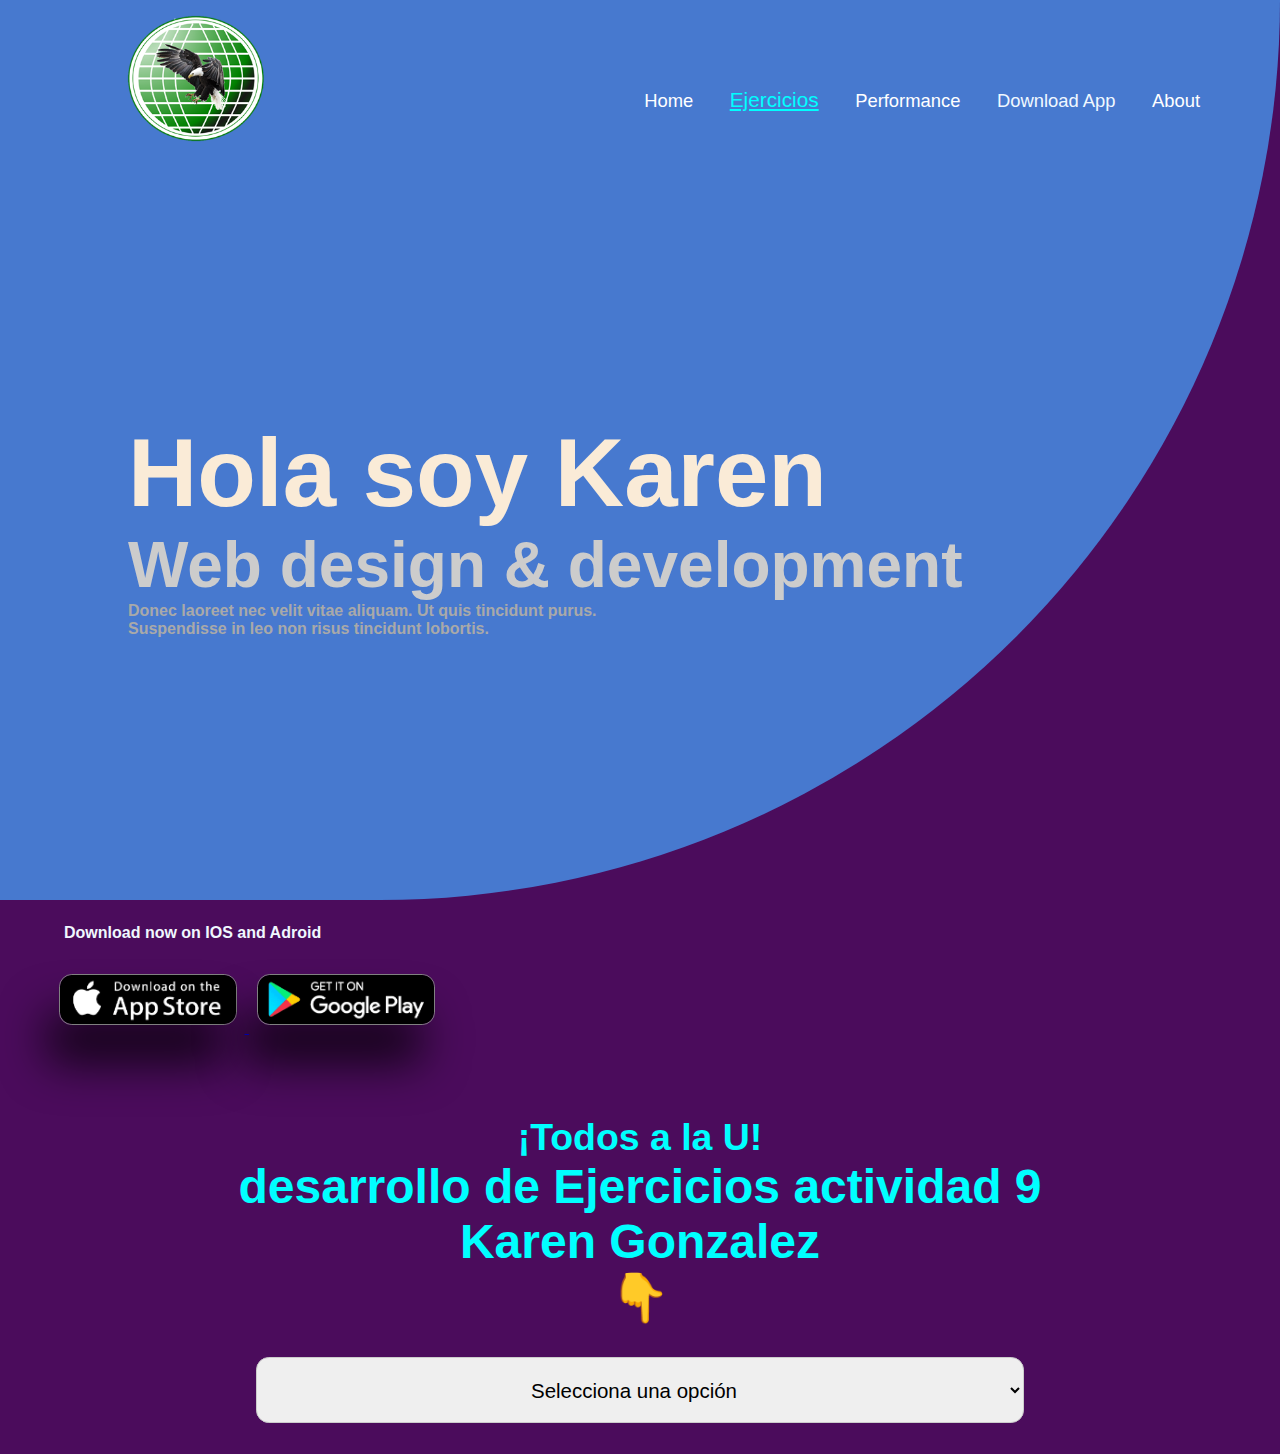
<file: index.html>
<!DOCTYPE html>
<html lang="en">

<head>
    <meta charset="UTF-8">
    <meta http-equiv="X-UA-Compatible" content="IE=edge">
    <meta name="viewport" content="width=device-width, initial-scale=1.0">
    <title>Document</title>
    <link rel="stylesheet" href="./styles/main.css">
</head>

<body>
    <header>
        <section class="header1">
            <img class="logo_main" src="./public/images/Verde-sin-fondo.png" alt="Logo_HolmesBPM">
            <nav class="nav">
                <ul>
                    <li>
                        Home
                    </li>
                    <li>
                        <a class="ejercicios" href="#ejercicios">Ejercicios</a>
                    </li>
                    <li>
                        Performance
                    </li>
                    <li>
                        <a class="download__app" href="#apps">Download App</a>
                    </li>
                    <li>
                        About
                    </li>
                </ul>
            </nav>
        </section>
        <section class="header2">
            <h1 id="title_1">Hola soy Karen</h1>
            <h1 id="title_2">Web design & development</h1>
            <h4 id="title_3">Donec laoreet nec velit vitae aliquam. Ut quis tincidunt purus. <br>
                Suspendisse in leo non risus tincidunt lobortis.</h4>
        </section>
    </header>

    <section class="apps" id="apps">
        <h6 class="titulo__apps">Download now on IOS and Adroid</h6>
        <div class="logos_apps">
            <a class="btn-store" href="https://www.apple.com/co/app-store/" rel="noopener" target="_blank">
                <img id="img" src="./public/images/App_Store.png" alt="app_store">
            </a>
            <a class="btn-google" href="https://play.google.com/store/games?hl=es_CO&gl=US" rel="noopener" target="_blank">
                <img id="google" src="./public/images/Google_Play.png" alt="app_google_play">
            </a>
        </div>
    </section>

    <section id="ejercicios">
        <div class="separador">
            <h3>¡Todos a la U!</h3>
            <h2> desarrollo de Ejercicios actividad 9 <br> Karen Gonzalez <br> &#x1F447</h2>
        </div>
        <div class="cont_servi">
            <select title="actividades" onchange="window.open(this.value, target='_blank'); location.reload();">
                <option id="op_1" value="">Selecciona una opción</option>
                 <option value="https://www.figma.com/file/GZZgAap9nAPJzI971L6yQN/Karen-Gonz%C3%A1lez-Proyecto-Figma?type=design&node-id=5%3A745&mode=design&t=jV0PJyj2SP6tQfeD-1 ">Figma</option>
                <option value="./punto-1-3/index.html">Ejercicio 1-3</option>
                <option value="./punto-4/ejercicio4.html">Ejercicio 4</option>
                <option value="./punto-5/ejercicio5.html">Ejercicio 5</option>
                <option value="./punto-6/ejercicio6.html">Ejercicio 6</option>
                <option value="./punto-7-8/ejercicio7.html">Ejercicio 7-8</option>
                <option value="./punto-9/ejercicio9.html">Ejercicio 9</option>
                <option value="./punto-10/ejercicio10.html">Ejercicio 10</option>
                <option value="./punto-11/ejercicio11.html">Ejercicio 11</option>
                <option value="./punto-12/ejercicio12.html">Ejercicio 12</option>
            </select>
        </div>
    </section>
</body>

</html>
</file>
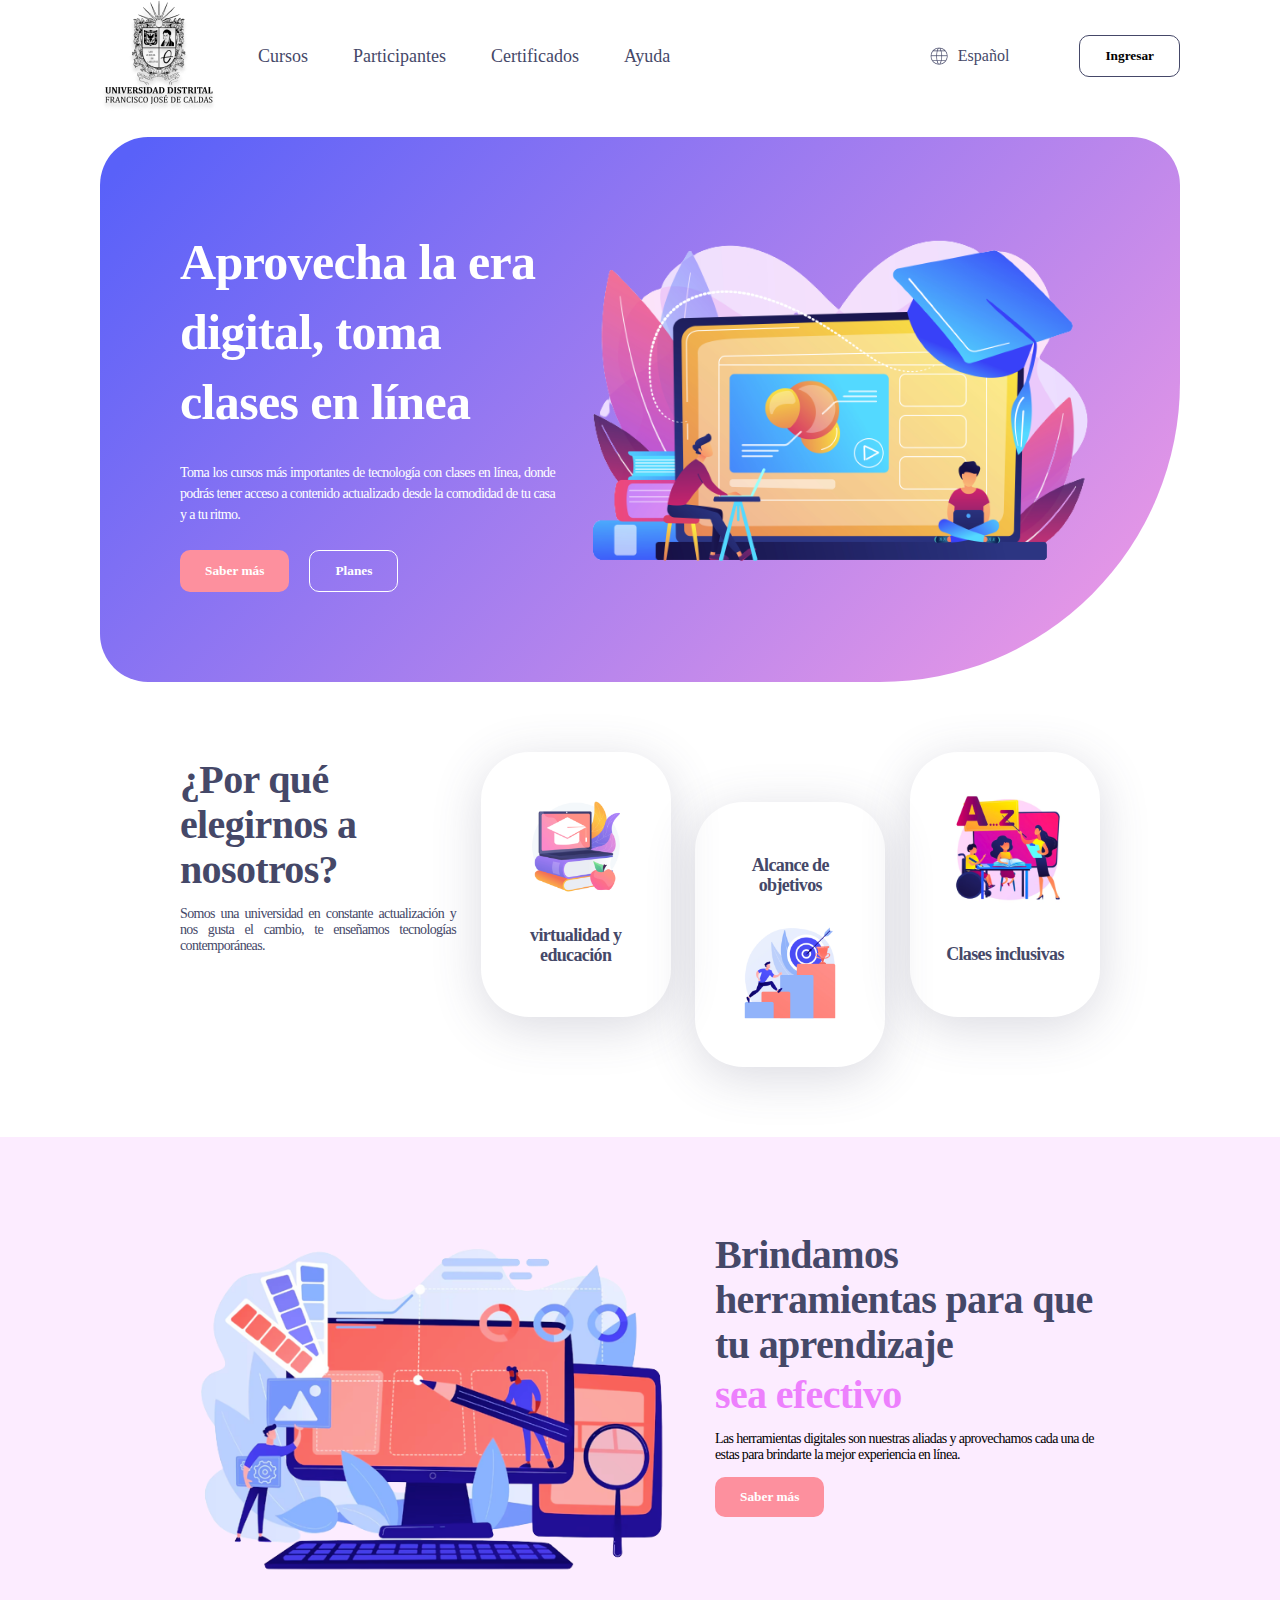
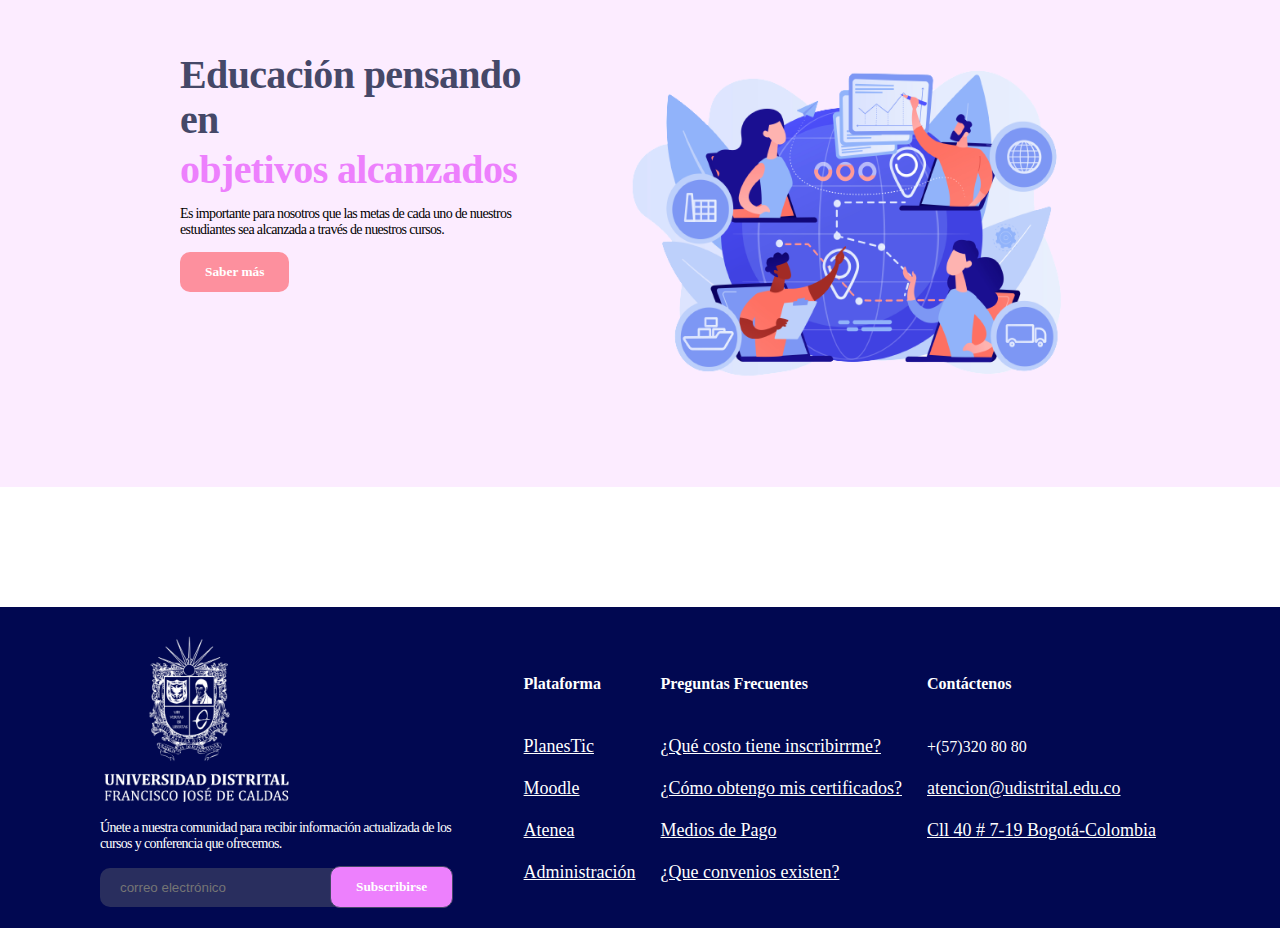
<file: punto-1-3/index.html>
<!DOCTYPE html>
<html lang="en">
    <head>
        <meta charset="UTF-8">
        <meta name="viewport" content="width=device-width, initial-scale=1.0">
        <title>UD Atenea Cursos</title>
        <link rel="stylesheet" href="https://indestructibletype.com/fonts/Jost.css"> 
        <link rel="stylesheet" href="./styles/global-styles.css">
        <link rel="stylesheet" href="./styles/header-styles.css">
        <link rel="stylesheet" href="./styles/banner-styles.css">
        <link rel="stylesheet" href="./styles/section-1-styles.css">
        <link rel="stylesheet" href="./styles/section-2-styles.css">
        <link rel="stylesheet" href="./styles/footer-styles.css">
    </head>
    <body>
        <header>
            <div class="header__navigation">
                <img src="./public/images/header-logo.png" alt="main-logo">
                <nav>
                    <ul>
                        <li><a href="#banner">Cursos</a></li>
                        <li><a href="#section-1">Participantes</a></li>
                        <li><a href="#section-2">Certificados</a></li>
                        <li><a href="#footer">Ayuda</a></li>
                    </ul>
                </nav>
            </div>
            <div class="header__settings">
                <div>
                    <img src="./public/images/header-world.png" alt="world">
                    <span>Español</span>
                </div>
                <button>Ingresar</button>
            </div>
        </header>
        <main>
            <section id="banner">
                    <div class="banner__content">
                        <div>
                            <h1>Aprovecha la era digital, toma clases en línea</h1>
                            <p>
                                Toma los cursos más importantes de tecnología con clases en línea, 
                                donde podrás tener acceso a contenido actualizado desde la comodidad 
                                de tu casa y a tu ritmo.
                            </p>
                            <div class="banner__buttons">
                                <button class="button--orange">Saber más</button>
                                <button class="button-white">Planes</button>
                            </div>
                        </div>
                    </div>
                    <img src="./public/images/banner-online.png" alt="online-education" width="550px" height="350px">
            </section>
            <section id="section-1">
                <div class="section-1__info">
                    <h2>¿Por qué elegirnos a nosotros?</h2>
                    <p>
                        Somos una universidad en constante actualización y 
                        nos gusta el cambio, te enseñamos tecnologías contemporáneas. 
                    </p>
                </div>
                <div class="section-1__card">
                    <img src="./public/images/section1-education.png" alt="education" width="120px" height="120px">
                    <h3>virtualidad y educación</h3>
                </div>
                <div class="section-1__card section-1__card-down">
                    <h3>Alcance de objetivos</h3>
                    <img src="./public/images/section1-goals.png" alt="goals" width="120px" height="120px">
                </div>
                <div class="section-1__card">
                    <img src="./public/images/section1-teach.png" alt="teach" width="120px" height="120px">
                    <h3>Clases inclusivas</h3>
                </div>
            </section>
            <section id="section-2">
                <div class="section-2__info">
                    <img src="./public/images/section2-tools.png" alt="tools" width="500px" height="350px">
                    <div>
                        <h2>Brindamos herramientas para que tu aprendizaje</h2>
                        <h2 class="section-2__sub-pink">sea efectivo</h2>
                        <p>
                            Las herramientas digitales son nuestras aliadas y 
                            aprovechamos cada una de estas para brindarte la 
                            mejor experiencia en línea. 
                        </p>
                        <button class="button--orange">Saber más</button>
                    </div>
                </div>
                <div class="section-2__info">
                    <div>
                        <h2>Educación pensando en</h2>
                        <h2 class="section-2__sub-pink">objetivos alcanzados</h2>
                        <p>
                            Es importante para nosotros que las metas de cada uno de 
                            nuestros estudiantes sea alcanzada a través de nuestros cursos. 
                        </p>
                        <button class="button--orange">Saber más</button>
                    </div>
                    <img src="./public/images/section2-goals.png" alt="goals" width="500px" height="350px"> 
                </div>
            </section>
        </main>
        <footer id="footer">
            <div class="footer__info">
                <img src="./public/images/footer-logo.png" alt="footer-logo" width="200px" height="175px">
                <div>
                    <p>
                        Únete a nuestra comunidad para recibir información 
                        actualizada de los cursos y conferencia que ofrecemos. 
                    </p>
                    <form method="post">
                        <input type="email" name="user_name" id= "email" placeholder="correo electrónico">
                        <button class="button--pink">Subscribirse</button>
                    </form>
                </div>
            </div>
            <div>
                <table>
                    <tr>
                        <th>Plataforma</th>
                        <th>Preguntas Frecuentes</th>
                        <th>Contáctenos</th>
                    </tr>
                    <tr>
                        <td><a href="">PlanesTic</a></td>
                        <td><a href="">¿Qué costo tiene inscribirrme?</a></td>
                        <td>+(57)320 80 80</td>
                    </tr>
                    <tr>
                        <td><a href="">Moodle</a></td>
                        <td><a href="">¿Cómo obtengo mis certificados?</a></td>
                        <td><a href="">atencion@udistrital.edu.co</a></td>
                    </tr>
                    <tr>
                        <td><a href="">Atenea</a></td>
                        <td><a href="">Medios de Pago</a></td>
                        <td><a href="">Cll 40 # 7-19 Bogotá-Colombia</a></td>
                    </tr>
                    <tr>
                        <td><a href="">Administración</a></td>
                        <td><a href="">¿Que convenios existen?</a></td>
                    </tr>
                </table>
            </div>
        </footer>
    </body>
</html>
</file>
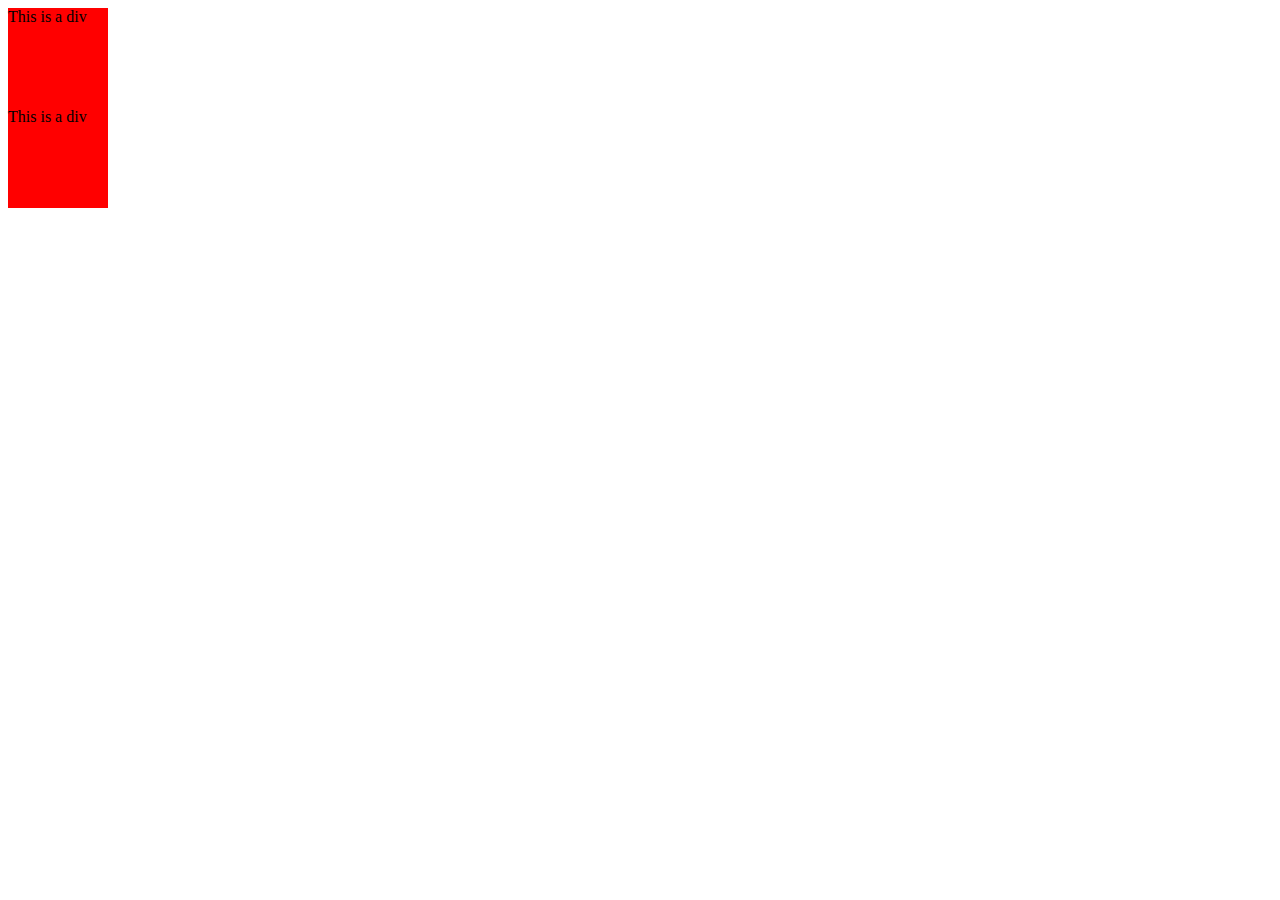
<file: punto-11/ejercicio11.html>
<!DOCTYPE html>
<html lang="en">

<head>
    <meta charset="UTF-8">
    <meta name="viewport" content="width=device-width, initial-scale=1.0">
    <link rel="stylesheet" href="./styles/ejercicio11.css">
    <title>Document</title>
</head>

<body>
    <div>This is a div</div>
    <div>This is a div</div>
</body>

</html>
</file>
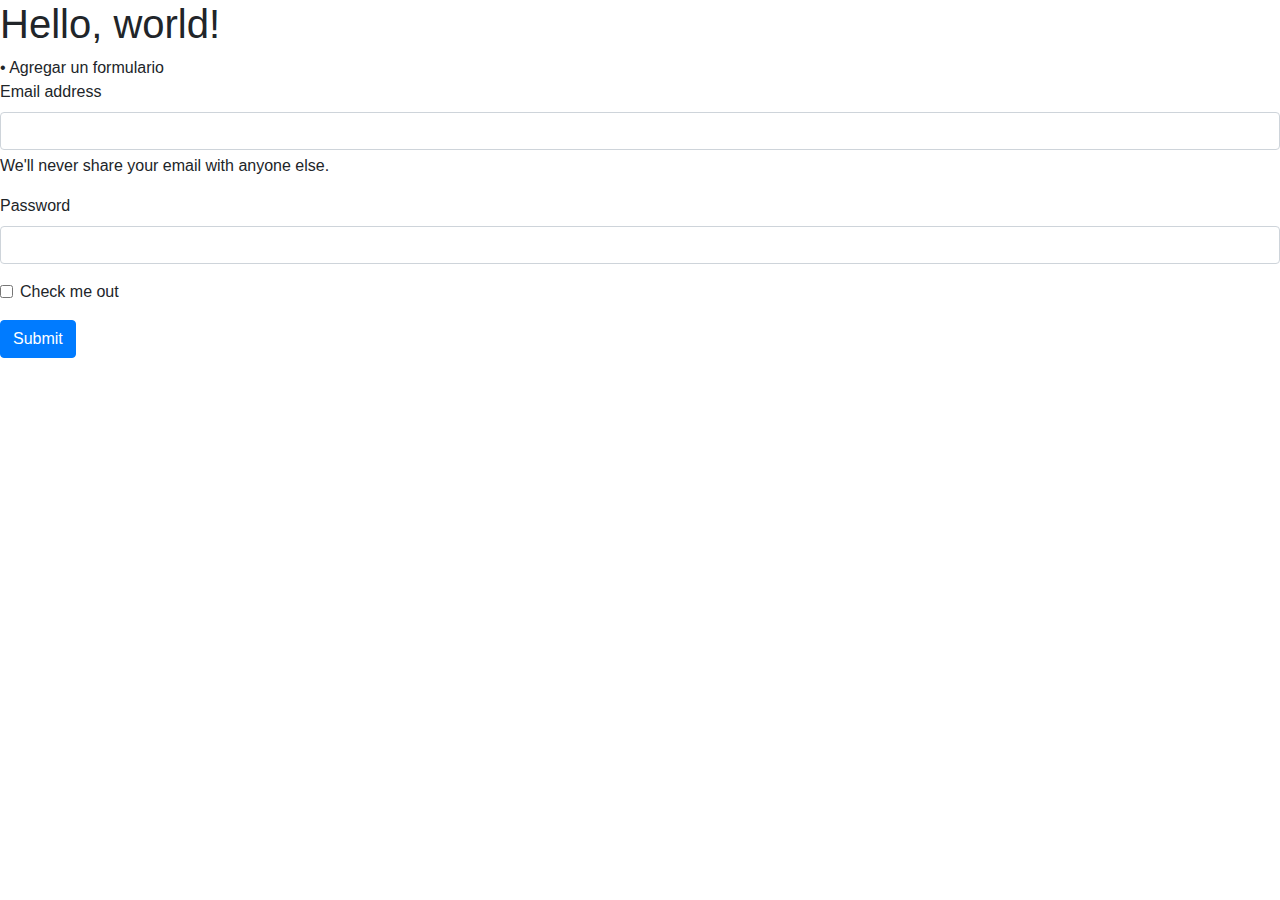
<file: punto-12/ejercicio12.html>
<!doctype html>
<html lang="en">

<head>
    <!-- Required meta tags -->
    <meta charset="utf-8">
    <meta name="viewport" content="width=device-width, initial-scale=1, shrink-to-fit=no">
    <!-- Bootstrap CSS -->
    <link rel="stylesheet" href="https://cdn.jsdelivr.net/npm/bootstrap@4.0.0/dist/css/bootstrap.min.css" integrity="sha384-
Gn5384xqQ1aoWXA+058RXPxPg6fy4IWvTNh0E263XmFcJlSAwiGgFAW/dAiS6JXm" crossorigin="anonymous">
    <title>Hello, world!</title>
</head>

<body>
    <h1>Hello, world!</h1>
    <!-- Optional JavaScript -->
    <!-- jQuery first, then Popper.js, then Bootstrap JS -->
    <script src="https://code.jquery.com/jquery-3.2.1.slim.min.js" integrity="sha384-
KJ3o2DKtIkvYIK3UENzmM7KCkRr/rE9/Qpg6aAZGJwFDMVNA/GpGFF93hXpG5KkN" crossorigin="anonymous"></script>
    <script src="https://cdn.jsdelivr.net/npm/popper.js@1.12.9/dist/umd/popper.min.js" integrity="sha384-
ApNbgh9B+Y1QKtv3Rn7W3mgPxhU9K/ScQsAP7hUibX39j7fakFPskvXusvfa0b4Q" crossorigin="anonymous"></script>
    <script src="https://cdn.jsdelivr.net/npm/bootstrap@4.0.0/dist/js/bootstrap.min.js" integrity="sha384-
JZR6Spejh4U02d8jOt6vLEHfe/JQGiRRSQQxSfFWpi1MquVdAyjUar5+76PVCmYl" crossorigin="anonymous"></script>
</body>

</html>
• Agregar un formulario
<form>
    <div class="mb-3">
        <label for="exampleInputEmail1" class="form-label">Email address</label>
        <input type="email" class="form-control" id="exampleInputEmail1" ariadescribedby="emailHelp">
        <div id="emailHelp" class="form-text">We'll never share your email with anyone else.</div>
    </div>
    <div class="mb-3">
        <label for="exampleInputPassword1" class="form-label">Password</label>
        <input type="password" class="form-control" id="exampleInputPassword1">
    </div>
    <div class="mb-3 form-check">
        <input type="checkbox" class="form-check-input" id="exampleCheck1">
        <label class="form-check-label" for="exampleCheck1">Check me out</label>
    </div>
    <button type="submit" class="btn btn-primary">Submit</button>
</form>
</file>
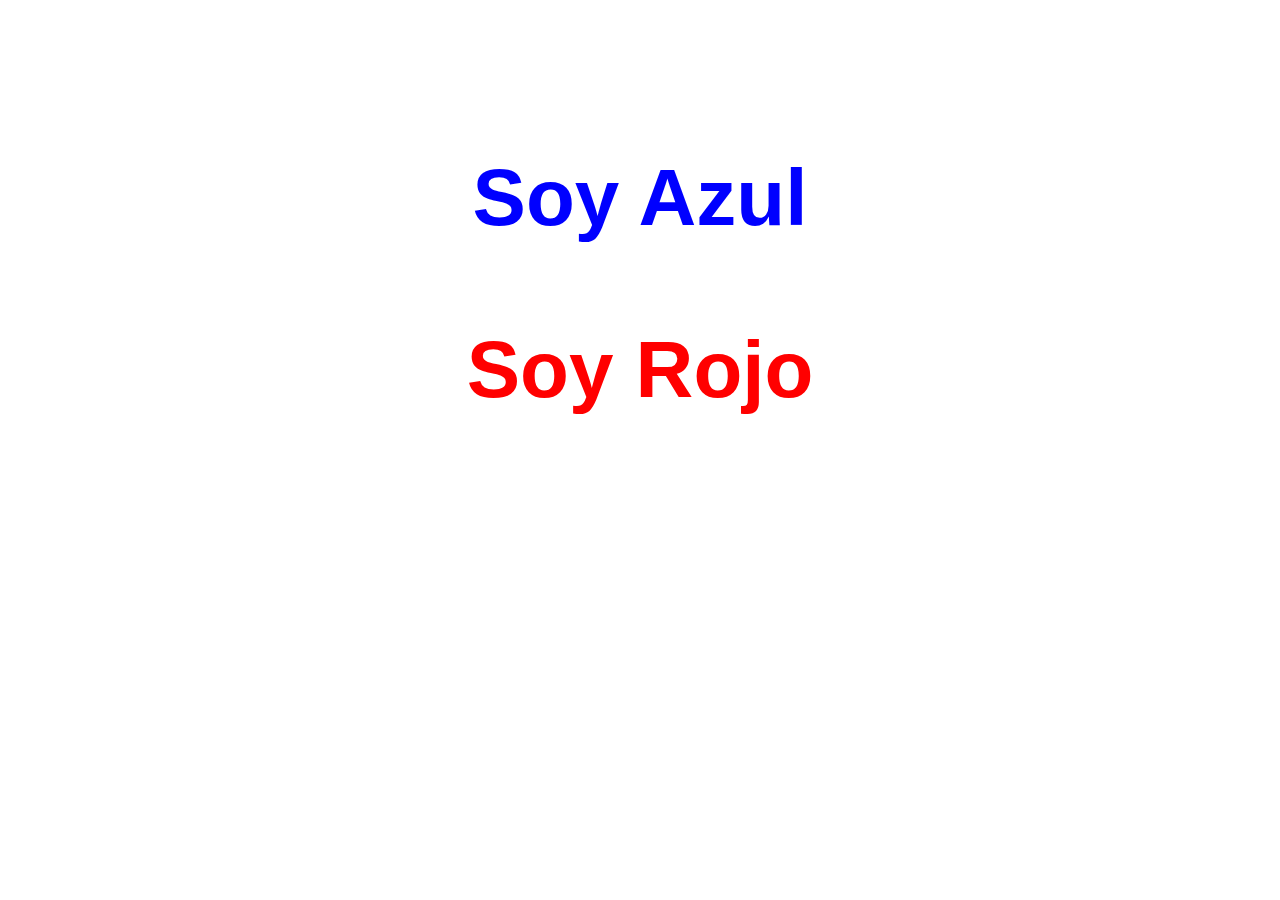
<file: punto-4/ejercicio4.html>
<!DOCTYPE html>
<html lang="en">
<head>
    <meta charset="UTF-8">
    <meta name="viewport" content="width=device-width, initial-scale=1.0">
    <link rel="preconnect" href="https://fonts.googleapis.com">
    <link rel="stylesheet" href="./styles/ejercicio4.css">
    <title>Ejercicio 1</title>
</head>
<body>
    <section class="section">
        <p class="parrafo__azul">Soy Azul</p>
        <p class="Parrafo__rojo">Soy Rojo</p>
    </section>
</body>
</html>
</file>
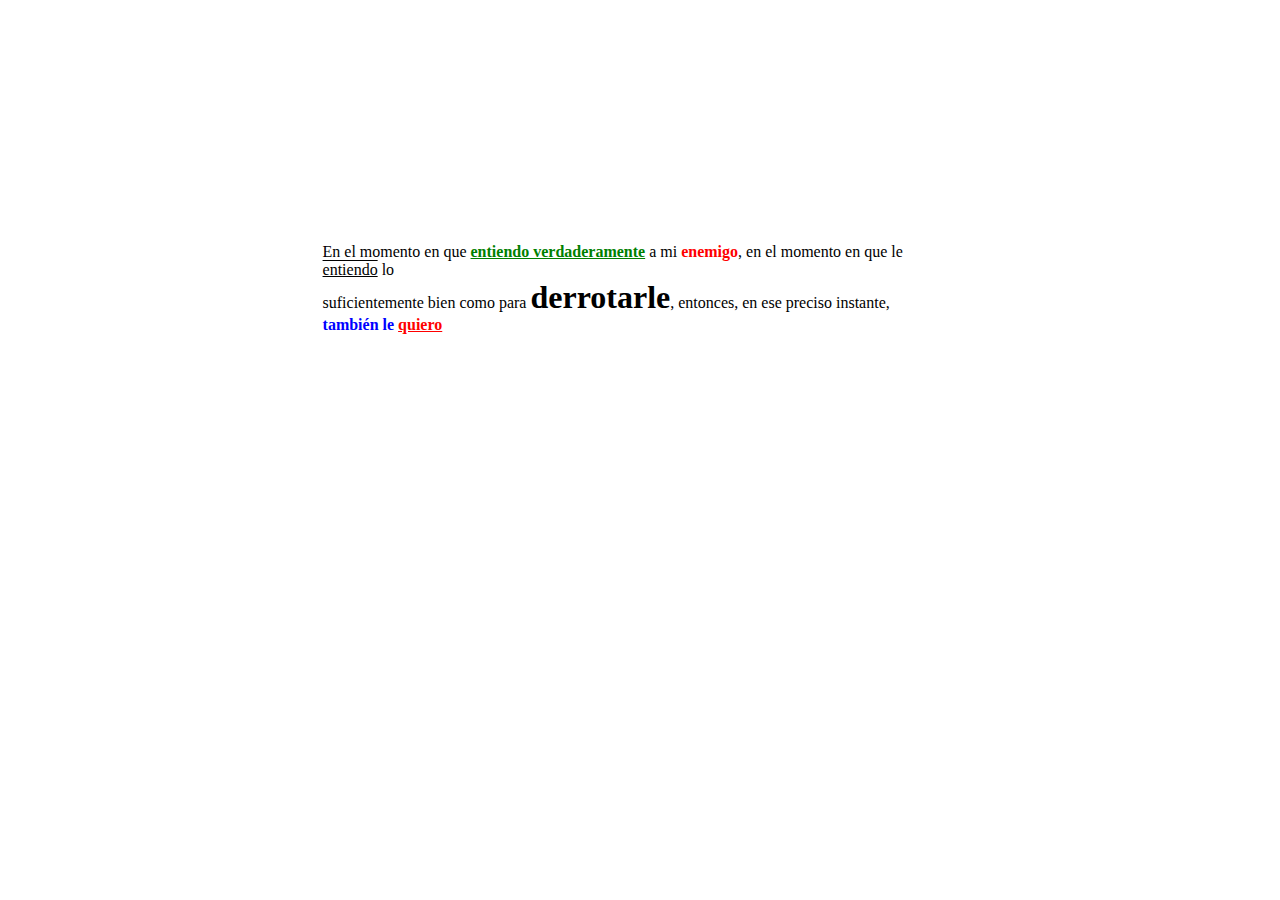
<file: punto-5/ejercicio5.html>
<!DOCTYPE html>
<html lang="en">
<head>
    <meta charset="UTF-8">
    <meta name="viewport" content="width=device-width, initial-scale=1.0">
    <link rel="preconnect" href="https://fonts.googleapis.com">
    <link rel="stylesheet" href="./styles/ejercicio5.css">
    <title>Ejercicio 2</title>
</head>
<body>
    <section>
        <p class="p__principal">
            En el momento en que <p class="p__verd_subr">entiendo verdaderamente</p> a mi <p class="p__rojo">enemigo</p>, en el momento en que le <p class="p__subr">entiendo</p> lo <br>
            suficientemente bien como para <p class="p__negrita">derrotarle</p>, entonces, en ese preciso instante, <br>
            <p class="p__azul">también le</p> <p class="p__rojo__subr">quiero</p>
        </p>
    </section>
</body>
</html>
</file>
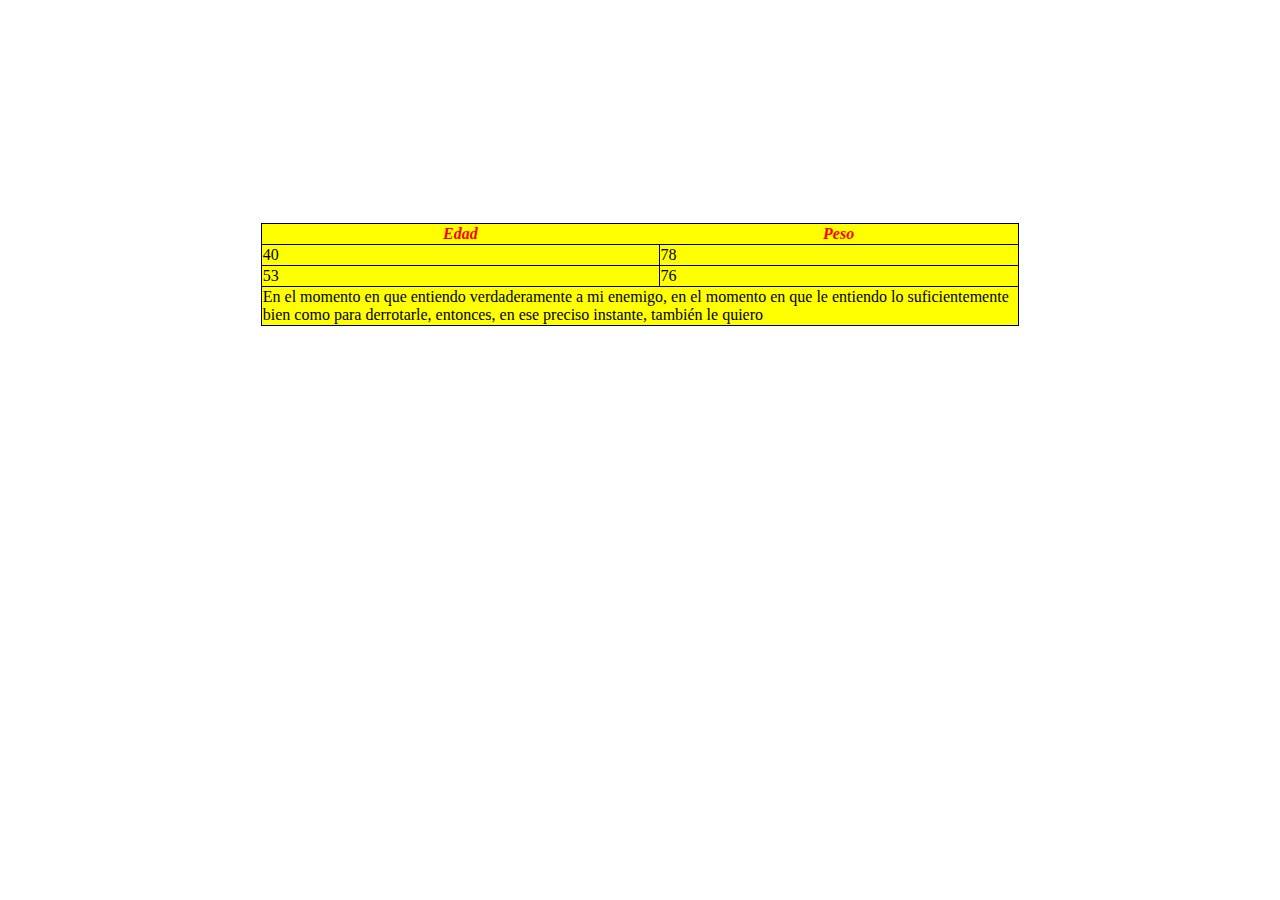
<file: punto-9/ejercicio9.html>
<!DOCTYPE html>
<html lang="en">

<head>
    <meta charset="UTF-8">
    <meta name="viewport" content="width=device-width, initial-scale=1.0">
    <link rel="stylesheet" href="./styles/ejercicio9.css">
    <title>Document</title>
</head>

<body>
    <section>
        <table>
            <thead>
                <tr>
                    <th scope="col">Edad</th>
                    <th scope="col">Peso</th>
                </tr>
            </thead>
            <tbody>
                <tr class="tr__body">
                    <td class="td__body" data-label="Edad">40</td>
                    <td class="td__body" data-label="Peso">78</td>
                </tr>
                <tr class="tr__body">
                    <td class="td__body" data-label="Edad">53</td>
                    <td class="td__body" data-label="Peso">76</td>
                </tr>
                <tr class="tr__body">
                    <td colspan="2" data-label="mensaje">En el momento en que entiendo verdaderamente a mi enemigo, en el momento en que le entiendo lo suficientemente bien 
                    como para derrotarle, entonces, en ese preciso instante, también le quiero</td>
                </tr>
            </tbody>
        </table>

    </section>
</body>

</html>
</file>
<file: styles/main.css>
* {
    box-sizing: border-box;
    margin: 0;
    padding: 0;
    font-family: 'Roboto', sans-serif;
}

/* Resto del CSS... */

/*ESTILOS DEL HEADER*/
body {
    background-color: #4b0c5c;
    margin: 0;
    display: block;
}

header {
    background-color: #4779cf;
    height: 100vh;
    border-radius: 0px 0px 1000rem 0px;
    display: auto;
}

.header1 {
    height: 50%;
    justify-content: space-between;
    align-items: baseline;
    margin-top: auto;
    padding: auto;
}

.header2  {
    height: 50%;
    padding: 10%;
    position: relative;
    top: -10rem;
    color: darkgray;
}

#title_1 {
    font-size: 6rem;
    color: antiquewhite;
}

#title_2 {
    font-size: 4rem;
    color: #ccc;
}

#title_3 {
    font-size: 1rem;
}


.nav {
    height: 1rem; /* Ajusta la altura del nav */
    margin-top: 1.5rem; /* Ajusta el margen superior del nav */
    float: right;
    margin-right: 3rem; /* Ajusta el margen derecho del nav */
}

.nav li {
    display: inline-flex;
    padding-right: 2rem; /* Ajusta el espacio entre los elementos del nav */
    color: white;
    text-shadow: black;
    list-style: none;
    font-size: 1.15rem; /* Ajusta el tamaño de fuente de los elementos del nav */
    margin-top: 4rem; /* Ajusta el margen superior de los elementos del nav */
    align-items: center;
}

.logo_main {
    height: 17vw; /* Uso de vw para ajustar el tamaño del logo */
    position: initial;
}

.apps {
    height: 15vw;
    display: auto;

}

.titulo__apps {
    font-size: 1rem;
    margin: 1.5rem 0 0 5%;
    color: aliceblue;
}

.logos_apps {
    margin: 1.5rem 0 0 4%;
    height: 4vw; /* Uso de vw para ajustar el tamaño de los logos */
    position: relative;
    z-index: 2;
    pointer-events: auto;
}


.logos_apps #img {
    height: 100%;
    border: 1px solid grey;
    border-radius: 1vw; /* Uso de vw para ajustar el radio del borde */
    box-shadow: -1vw 3vw 3.5vw 0px rgba(0, 0, 0, 0.75);
    transition: 3s;
    object-fit: cover;
    margin: 0.5rem;
}

.logos_apps #google {
    height: 100%;
    border: 1px solid grey;
    border-radius: 1vw; /* Uso de vw para ajustar el radio del borde */
    box-shadow: -1vw 3vw 3.5vw 0px rgba(0, 0, 0, 0.75);
    transition: 3s;
    object-fit: cover;
    margin: 0.5rem;
}

.logos_apps #img:hover,
.logos_apps #google:hover {
  transform: scale(1.1); /* Aplicamos el efecto de agrandamiento al pasar el cursor por encima */
}

/* Resto del CSS... */

.ejercicios {
    height: 0vh;
    text-align: center;
    color: aqua;
    font-size: 1.3rem;
}

.cont_servi {
    width: 80%;
    height: 10vw; /* Uso de vw para ajustar la altura del contenedor */
    margin: 0vw 0 0 10%; /* Uso de vw para ajustar el margen */
    display: flex;
    justify-content: center;
    align-items: center;
}

select {
    padding: 1.5vw; /* Uso de vw para ajustar el relleno */
    font-size: 1.6vw; /* Uso de vw para ajustar el tamaño del texto */
    border: 1px solid #ccc;
    border-radius: 1vw; /* Uso de vw para ajustar el radio del borde */
    width: 60vw; /* Uso de vw para ajustar el ancho */
}

.separador {
    text-align: center;
    font-size: 2rem;
    color: aqua;
}

#op_1 {
    font-size: 1.5vw; /* Uso de vw para ajustar el tamaño del texto */
    text-align: center;
}

.download__app {
    text-decoration: none;
    color: aliceblue;
}
</file>
<file: punto-1-3/styles/global-styles.css>
body{
    margin: 0px;
}
a{
    font-family: 'Jost';
    font-size: 18px;
}
button{
        padding: 12px 25px;
        font-family: 'Jost';
        font-weight: bold;
        border-radius: 10px;
        cursor: pointer;  
}
.button--orange{
    margin-right: 10px 0px; 
    background-color: #fd909e;
    color: #fff;
    border: none;
}
p{
    font-family: 'Jost';
    font-size: 14px;
    font-weight: 300px;
    letter-spacing: -0.64px; 
}
h2{
    margin: 5px 0px;
    color: #454868;
    font-family: 'Jost';
    font-size: 40px;
    line-height: 45px;
    letter-spacing: -0.64px;
}
</file>
<file: punto-1-3/styles/header-styles.css>
header{
    display: flex;
    margin: 0px 100px;
    justify-content: space-between;
}
.header__navigation{
    display: flex;
    align-items: center;
}
.header__navigation nav ul{
    display: flex;
    gap: 45px;
    list-style: none;
}
.header__navigation nav ul a{
    text-decoration: none;
    color: #454868;
}
.header__settings{
    display: flex;
    align-items: center;
    gap: 70px;   
}
.header__settings div{
    display: flex;
    align-items: center;
    gap: 10px;
    font-family: 'Jost';
    font-size: 16px;
    font-weight: 400;
    color: #454868;
}
.header__settings button{
    background-color: transparent;
    border-radius: 10px;
    border: 1px solid #454868; 
}
</file>
<file: punto-1-3/styles/banner-styles.css>
#banner{
    display: flex;
    margin: 25px 100px;
    padding: 90px 80px;
    gap: 20px;
    background: linear-gradient(313.18deg, #EE9AE5 3.28%, #5961F9 97.04%);
    border-radius: 48px 48px 300px 48px;
}
.banner__content{
    flex: 1;
    align-items: flex-start;
}
h1{
    margin: 0;
    color: #fff;
    font-family: "Jost";
    font-size: 50px;
    font-weight: 600;
    line-height: 70px;
    letter-spacing: -0.64px;
}
#banner p{
    margin: 25px 0px;
    text-align: justify;
    color: #fff;
    line-height: 1.5; 
}
.banner__buttons{
    display: flex;
    gap: 20px;
}
.button--orange{
    background-color: #fd909e;
    color: #fff;
    border: none;
    padding: 12px 25px;
    border-radius: 10px;
    cursor: pointer;
}
.button-white{
    padding: 12px 25px;
    margin: 0 10 px;
    background-color: transparent;
    color: #fff;
    border:1px solid #fff;
}
#banner img{
    width: 525px;
    height: 350px;
}
</file>
<file: punto-1-3/styles/section-1-styles.css>
#section-1{
    display: flex;
    justify-content: space-between;
    margin: 50px 100px;
    padding: 20px 80px;
}
.section-1__info{
    width: 30%;
}
.section-1__info p{
    color: #454868;
    text-align: justify;
}
.section-1__card{
    display: flex;
    flex-direction: column;
    align-items: center;
    justify-content: space-between;
    width: min-content;
    height: 195px;
    padding: 35px;
    border-radius: 48px;
    box-shadow: 0px 10px 50px #45486833;
}
.section-1__card-down{
    margin-top: 50px;
}
.section-1__card h3{
    font-family: 'Jost';
    font-size: 18px;
    color: #454868;
    line-height: 20px;
    letter-spacing: -0.64px;
    text-align: center;
}
</file>
<file: punto-1-3/styles/section-2-styles.css>
#section-2{
    padding: 20px 180px;
    background: #ED80FD26;
}
.section-2__info{
    display: flex;
    gap: 35px;
    margin: 70px 0px;
}
.section-2__sub-pink{
    color: #ED80FD;
}
</file>
<file: punto-1-3/styles/footer-styles.css>
#footer{
    display: flex;
    justify-content: space-between;
    align-items: center;
    margin-top: 120px;
    padding: 20px 100px;
    background-color: #010851;
    color: #fff;
}
.footer__info{
    width: 35%;
}

input{
    width: 220px;
    padding: 12px 20px;
    margin-right: -30px;
    border: none;
    border-radius: 10px;
    background-color: #45486899;
}
form{
    display: flex;
    align-items: left;
}
.button--pink{
    background-color: #ed80fd;
    color: #fff; 
    border: 1px solid #454868;      
}
form{
    display: flex;
    align-items: center;
}
table{
    font-family: 'Jost';
    text-align: left;
}
tr{
    height: 40px;
}
th{
    height: 80px;
}
td{
    padding-right: 22px;
}
td a{
    color: #fff;
}
</file>
<file: punto-11/styles/ejercicio11.css>
div {
    width: 100px;
    height: 100px;
    position: relative;
    background-color: red;
    animation-name: example;
    animation-duration: 2s;
    animation-iteration-count: infinite;
}

@keyframes example {
    0% {
        background-color: red;
        left: 0px;
    }

    50% {
        background-color: yellow;
        left: 200px;
    }

    100% {
        background-color: red;
        left: 0px;
    }
}

div {
    width: 100px;
    height: 100px;
    position: relative;
    background-color: red;
    animation-name: example;
    animation-duration: 4s;
    animation-iteration-count: infinite;
    animation-direction: alternate;
}

@keyframes example {
    0% {
        background-color: red;
        left: 0px;
        top: 0px;
    }

    25% {
        background-color: blue;
        left: 0px;
        top: 200px;
    }

    50% {
        background-color: green;
        left: 200px;
        top: 200px;
    }

    75% {
        background-color: yellow;
        left: 200px;
        top: 0px;
    }

    100% {
        background-color: red;
        left: 0px;
        top: 0px;
    }
}
</file>
<file: punto-4/styles/ejercicio4.css>
body {
    height: 100%;
    font-family: 'Inter', sans-serif;
}
.section {
    margin: 12%;
    text-align: center;
}

.parrafo__azul {
    font-size:  5rem;
    color: blue;
    font-weight: bold;
}

.Parrafo__rojo {
    font-size:  5rem;
    color: red;
    font-weight: bold;
}
</file>
<file: punto-5/styles/ejercicio5.css>
body {
    height: 100%;
    margin: 19%;
    margin-top: center;
    justify-content: center;
    align-items: center; 
}

section {
    margin: 10%;
    align-items: center; 
}

p {
    display: inline;
}

.p__verd_subr {
    color: green;
    font-weight: bold;
    text-decoration: underline;
}

.p__rojo {
    color: red;
    font-weight: bold;
}

.p__subr {
    text-decoration: underline overline;
}

.p__negrita {
    font-weight: bold;
    font-size: 2rem;
}

.p__azul {
    color: blue;
    font-weight: bold;
}

.p__rojo__subr {
    color: red;
    font-weight: bold;
    text-decoration: underline;
}
</file>
<file: punto-9/styles/ejercicio9.css>
body {
    height: 100%;
}

section {
    display: flex;
    justify-content: center;
    align-items: center;
    height: 100%;
}

table {
    background-color: yellow;
    border-collapse: collapse;
    width: 60%;
    margin: 17%;
}

thead {
    border: 1px solid #000;
    font-weight: bold;
    font-style: italic;
    color: red;
}

tbody {
    border: 1px solid #000;
}

.td__body {
    border: 1px solid #000;
}
</file>
